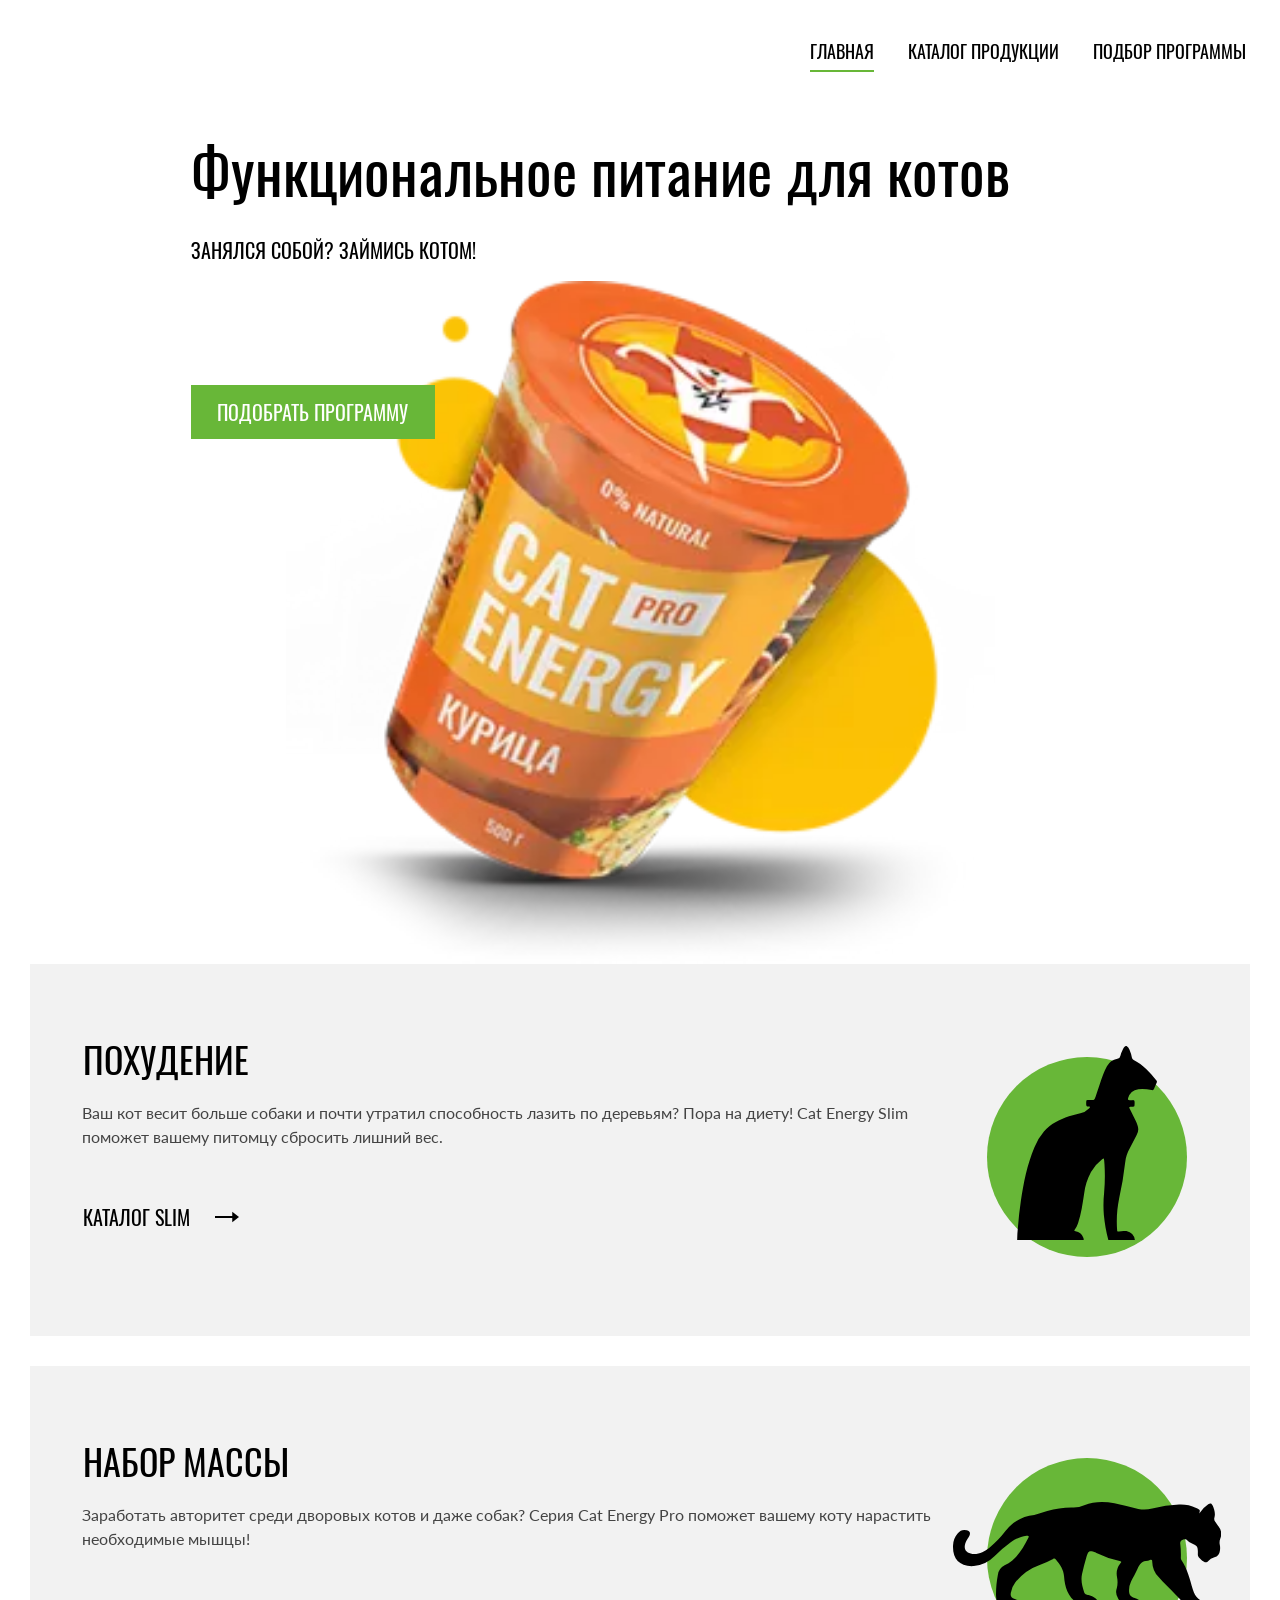
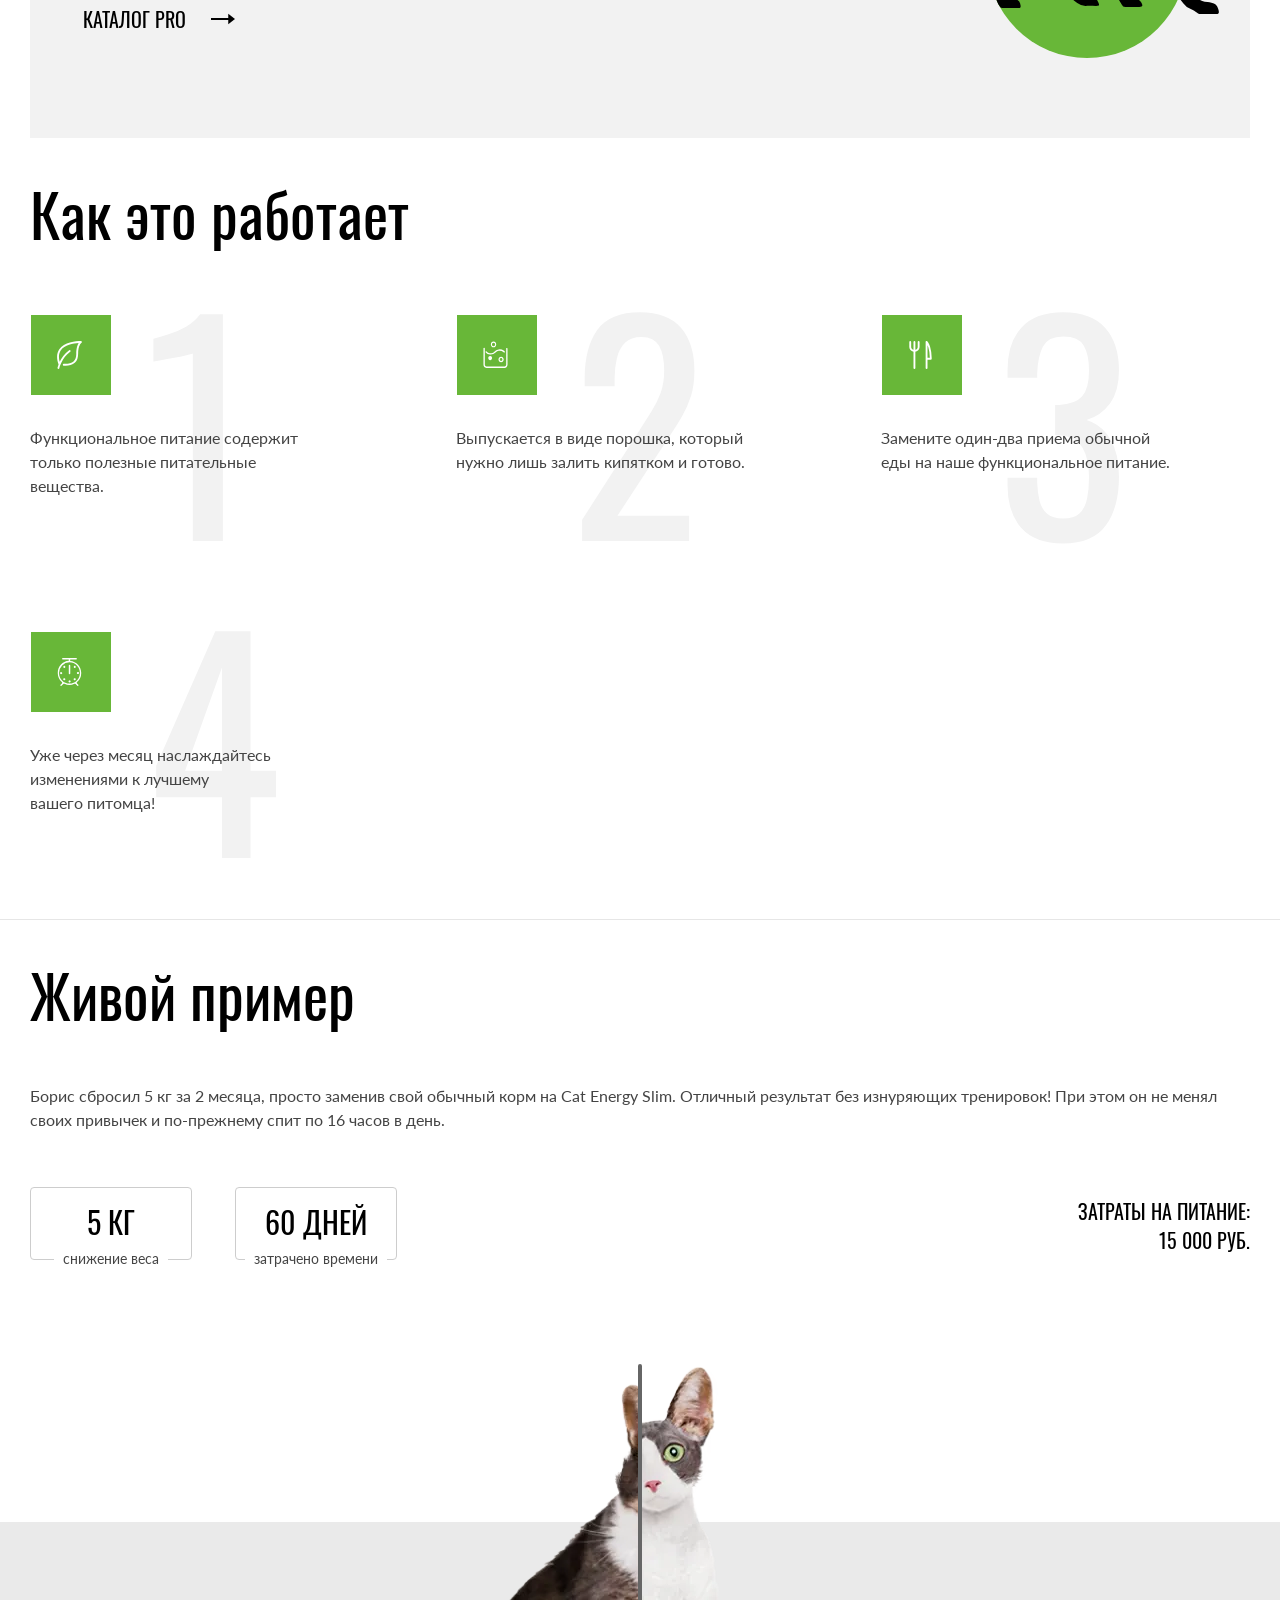
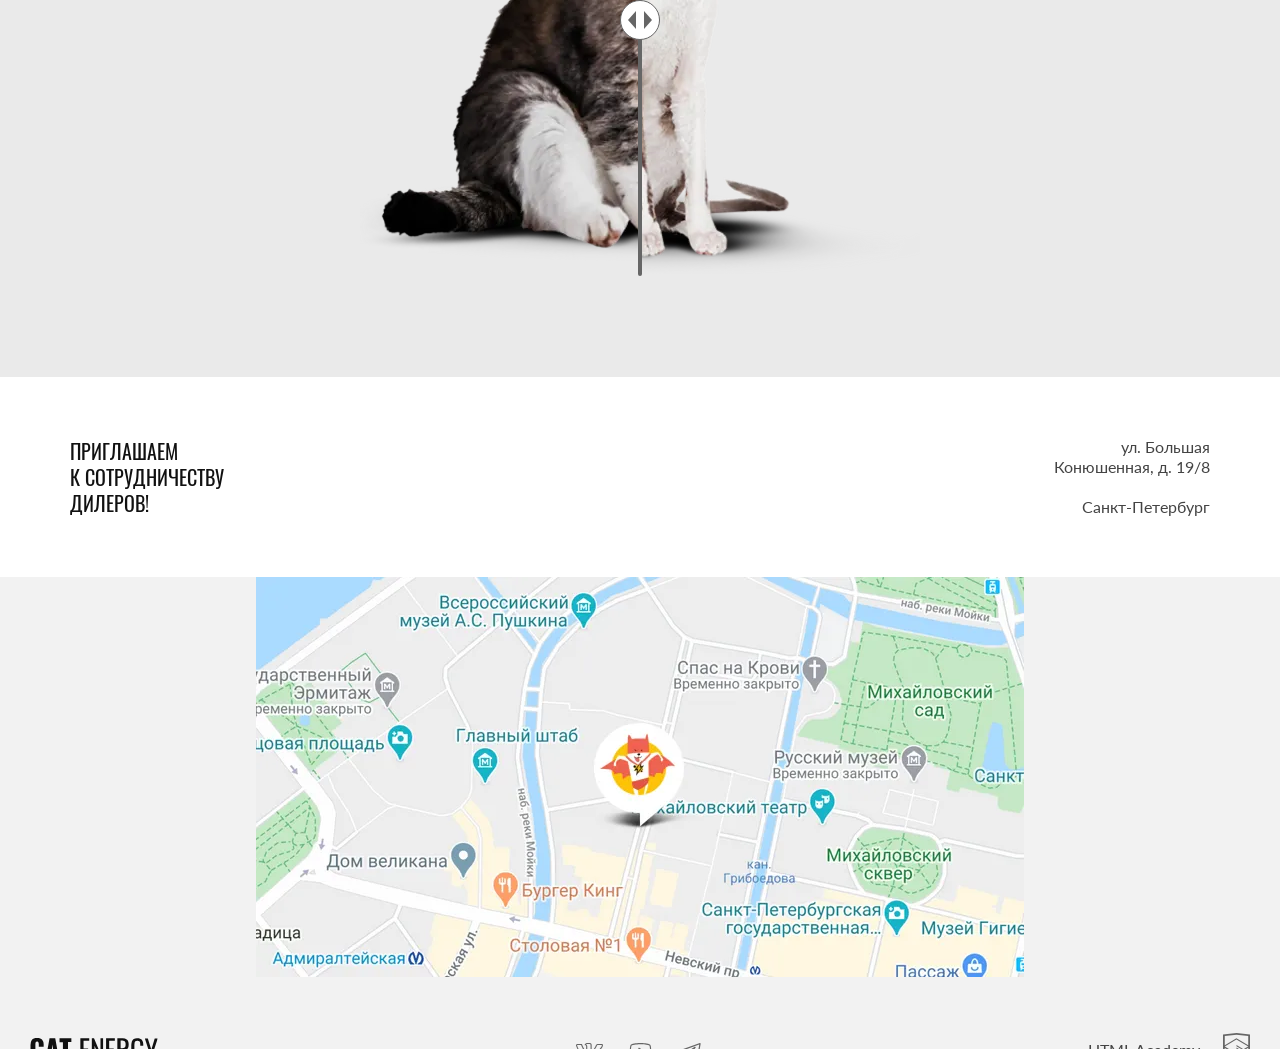
<file: index.html>
<!DOCTYPE html><html class="page" lang="ru"><head><meta charset="UTF-8"><title>Cat Energy</title><meta name="viewport" content="width=device-width,initial-scale=1"><meta name="description" content="Описание функционального питания для котов"><link rel="stylesheet" href="styles/styles.css"><script src="scripts/index.js" defer="defer"></script><link rel="icon" href="favicon.ico"><link rel="icon" type="image/png" sizes="16x16" href="favicons/favicon-16x16.png"><link rel="icon" type="image/png" sizes="32x32" href="favicons/favicon-32x32.png"><link rel="apple-touch-icon" sizes="180x180" href="favicons/apple-icon-180x180.png"><link rel="icon" sizes="192x192" href="favicons/android-icon-192x192.png"><link rel="manifest" href="manifest.webmanifest"><link rel="preload" href="fonts/oswald/oswaldregular.woff2" as="font" crossorigin="anonymous"><link rel="preload" href="fonts/lato/Lato-Regular.woff2" as="font" crossorigin="anonymous"><link rel="preload" href="images/hero/hero-mobile@1x.webp" as="image"><link rel="preload" href="images/backgrounds/background-hero-desktop@1x.webp" as="image"><link rel="preload" href="scripts/index.js" as="script"></head><body class="page__body page__body--index"><header class="main-header container" data-test="header"><a class="main-header__logo-link" href="index.html"><picture><source media="(min-width: 1440px)" width="70" height="59" type="image/svg+xml" srcset="images/logotype/logo-desktop.svg"><source media="(min-width: 768px)" width="60" height="50" type="image/svg+xml" srcset="images/logotype/logo-tablet.svg"><img class="main-header__logo" src="images/logotype/logo-mobile.svg" width="33" height="38" alt="Логотип сайта «Cat Energy»"></picture><picture><source media="(min-width: 1440px)" width="118" height="21" type="image/svg+xml" srcset="images/logotype/logo-text-desktop.svg"><source media="(min-width: 768px)" width="101" height="18" type="image/svg+xml" srcset="images/logotype/logo-text-tablet.svg"><img class="main-header__text-logo" src="images/logotype/logo-text-header-mobile.svg" width="101" height="18" alt="Текстовый логотип сайта «Cat Energy»"></picture></a><nav class="main-nav main-nav--closed main-nav--nojs"><button class="main-nav__toggle" type="button"><span class="visually-hidden">Открыть или закрыть меню</span></button><div class="main-nav__navigation navigation"><ul class="navigation__list"><li class="navigation__item"><a class="navigation__link navigation__link--index-desktop navigation__link--current navigation__link--index-current" href="index.html">Главная</a></li><li class="navigation__item"><a class="navigation__link navigation__link--index-desktop" href="catalog.html">Каталог продукции</a></li><li class="navigation__item"><a class="navigation__link navigation__link--index-desktop" href="#">Подбор программы</a></li></ul></div></nav></header><main class="main-container"><section class="hero container" data-test="hero"><div class="hero__container"><header class="hero__header"><h1 class="hero__title">Функциональное питание для котов</h1><p class="hero__slogan">Занялся собой? Займись котом!</p></header><picture><source media="(min-width: 1440px)" width="552" height="499" type="image/webp" srcset="images/hero/hero-desktop@1x.webp, images/hero/hero-desktop@2x.webp 2x"><source media="(min-width: 768px)" width="709" height="609" type="image/webp" srcset="images/hero/hero-tablet@1x.webp, images/hero/hero-tablet@2x.webp 2x"><source width="280" height="270" type="image/webp" srcset="images/hero/hero-mobile@1x.webp, images/hero/hero-mobile@2x.webp 2x"><source media="(min-width: 1440px)" width="552" height="499" type="image/png" srcset="images/hero/hero-desktop@1x.png, images/hero/hero-desktop@2x.png 2x"><source media="(min-width: 768px)" width="709" height="609" type="image/png" srcset="images/hero/hero-tablet@1x.png, images/hero/hero-tablet@2x.png 2x"><img class="hero__image" src="images/hero/hero-mobile@1x.png" srcset="images/hero/hero-mobile@2x.png 2x" width="280" height="270" loading="eager" alt="Функциональное питание «Про» со вкусом курицы"></picture><a class="hero__link button" href="#">Подобрать программу</a></div></section><section class="programs container" data-test="programs"><h2 class="visually-hidden">Программы питания</h2><div class="programs__container"><ul class="programs__list"><li class="programs__item programs__item--weight-loss"><h3 class="programs__title">Похудение</h3><p class="programs__description">Ваш кот весит больше собаки и почти утратил способность лазить по деревьям? Пора на диету! Cat Energy Slim поможет вашему питомцу сбросить лишний вес.</p><a class="programs__link" href="catalog.html">Каталог slim</a></li><li class="programs__item programs__item--weight-gain"><h3 class="programs__title">Набор массы</h3><p class="programs__description">Заработать авторитет среди дворовых котов и даже собак? Серия Cat Energy Pro поможет вашему коту нарастить необходимые мышцы!</p><a class="programs__link" href="catalog.html">Каталог pro</a></li></ul></div></section><section class="advantages container" data-test="features"><div class="advantages__container"><h2 class="advantages__title">Как это работает</h2><ul class="advantages__list"><li class="advantages__item advantages__item--nutrients"><p class="advantages__description">Функциональное питание содержит только полезные питательные вещества.</p></li><li class="advantages__item advantages__item--view"><p class="advantages__description">Выпускается в виде порошка, который нужно лишь залить кипятком и готово.</p></li><li class="advantages__item advantages__item--nutrition"><p class="advantages__description">Замените один-два приема обычной еды на наше функциональное питание.</p></li><li class="advantages__item advantages__item--time"><p class="advantages__description">Уже через месяц наслаждайтесь изменениями к&nbsp;лучшему вашего&nbsp;питомца!</p></li></ul></div></section><section class="living-example container" data-test="proof"><div class="living-example__container"><div class="living-example__wrapper"><header class="living-example__header"><h2 class="living-example__title">Живой пример</h2><p class="living-example__description">Борис сбросил 5 кг за 2 месяца, просто заменив свой обычный корм на Cat Energy Slim. Отличный результат без изнуряющих тренировок! При этом он не менял своих привычек и по-прежнему спит по 16 часов в день.</p></header><dl class="living-example__stats stats"><div class="stats__item"><dt class="stats__number">5 кг</dt><dd class="stats__description">снижение веса</dd></div><div class="stats__item"><dt class="stats__number">60 дней</dt><dd class="stats__description stats__description--time">затрачено времени</dd></div><div class="stats__item stats__item--expenses"><dt class="stats__number stats__number--expenses">15 000 руб.</dt><dd class="stats__description stats__description--expenses">Затраты на питание:</dd></div></dl></div><div class="living-example__result"><picture><source media="(min-width: 768px)" width="560" height="512" type="image/webp" srcset="images/sliders/cat-before-tablet-desktop@1x.webp, images/sliders/cat-before-tablet-desktop@2x.webp 2x"><source width="280" height="256" type="image/webp" srcset="images/sliders/cat-before-mobile@1x.webp, images/sliders/cat-before-mobile@2x.webp 2x"><source media="(min-width: 768px)" width="560" height="512" type="image/png" srcset="images/sliders/cat-before-tablet-desktop@1x.png, images/sliders/cat-before-tablet-desktop@2x.png 2x"><img class="living-example__result-image-before" src="images/sliders/cat-before-mobile@1x.png" srcset="images/sliders/cat-before-mobile@2x.png 2x" width="280" height="256" loading="lazy" alt="Изображение толстого кота"></picture><button class="living-example__result-slider" type="button"><span class="visually-hidden">Слайдер результата до и после</span></button><picture><source media="(min-width: 768px)" width="560" height="512" type="image/webp" srcset="images/sliders/cat-after-tablet-desktop@1x.webp, images/sliders/cat-after-tablet-desktop@2x.webp 2x"><source width="280" height="256" type="image/webp" srcset="images/sliders/cat-after-mobile@1x.webp, images/sliders/cat-after-mobile@2x.webp 2x"><source media="(min-width: 768px)" width="560" height="512" type="image/png" srcset="images/sliders/cat-after-tablet-desktop@1x.png, images/sliders/cat-after-tablet-desktop@2x.png 2x"><img class="living-example__result-image-after" src="images/sliders/cat-after-mobile@1x.png" srcset="images/sliders/cat-after-mobile@2x.png 2x" width="280" height="256" loading="lazy" alt="Изображение худого кота"></picture></div></div></section><section class="contacts" data-test="contacts"><div class="contacts__container"><div class="contacts__wrapper container"><h2 class="contacts__title">Приглашаем<br>к сотрудничеству<br>дилеров!</h2><div class="contacts__description-wrapper"><span class="contacts__description contacts__description-street">ул. Большая<br>Конюшенная, д. 19/8</span> <span class="contacts__description">Санкт-Петербург</span></div></div><div class="contacts__map"><span class="visually-hidden">Карта с расположением магазина «Cat Energy»</span><iframe src="https://www.google.com/maps/embed?pb=!1m18!1m12!1m3!1d420.15848538882386!2d30.32331828829156!3d59.9384169274726!2m3!1f0!2f0!3f0!3m2!1i1024!2i768!4f13.1!3m3!1m2!1s0x469631f6df7d3481%3A0xc0016be317f9a6fd!2sCat%20Energy!5e0!3m2!1sru!2sru!4v1716213298232!5m2!1sru!2sru" width="320" height="362" title="Карта с расположением магазина «Cat Energy»" allowfullscreen loading="lazy"></iframe></div></div></section></main><footer class="main-footer" data-test="footer"><div class="main-footer__container container"><section class="footer-logo"><h2 class="visually-hidden">Текстовый логотип сайта</h2><a class="footer-logo__logo" href="#"><img class="footer-logo__text-logo" src="images/logotype/logo-text-footer.svg" width="128" height="24" alt="Текстовый логотип сайта «Cat Energy»"></a></section><section class="footer-social"><h2 class="visually-hidden">Социальные сети</h2><ul class="footer-social__list"><li class="footer-social__item"><a class="footer-social__link footer-social__link--vkontakte" href="https://vk.com/htmlacademy" target="_blank" rel="noreferrer noopener"><span class="visually-hidden">Вконтакте</span></a></li><li class="footer-social__item"><a class="footer-social__link footer-social__link--youtube" href="https://www.youtube.com/user/htmlacademyru" target="_blank" rel="noreferrer noopener"><span class="visually-hidden">Ютуб</span></a></li><li class="footer-social__item"><a class="footer-social__link footer-social__link--telegram" href="https://t.me/htmlacademy" target="_blank" rel="noreferrer noopener"><span class="visually-hidden">Телеграмм</span></a></li></ul></section><section class="footer-copyright"><h2 class="visually-hidden">Сайт автора</h2><a class="footer-copyright__link" href="https://htmlacademy.ru/intensive/adaptive" target="_blank" rel="noreferrer noopener"><p class="footer-copyright__text">HTML Academy</p></a></section></div></footer></body></html>
</file>
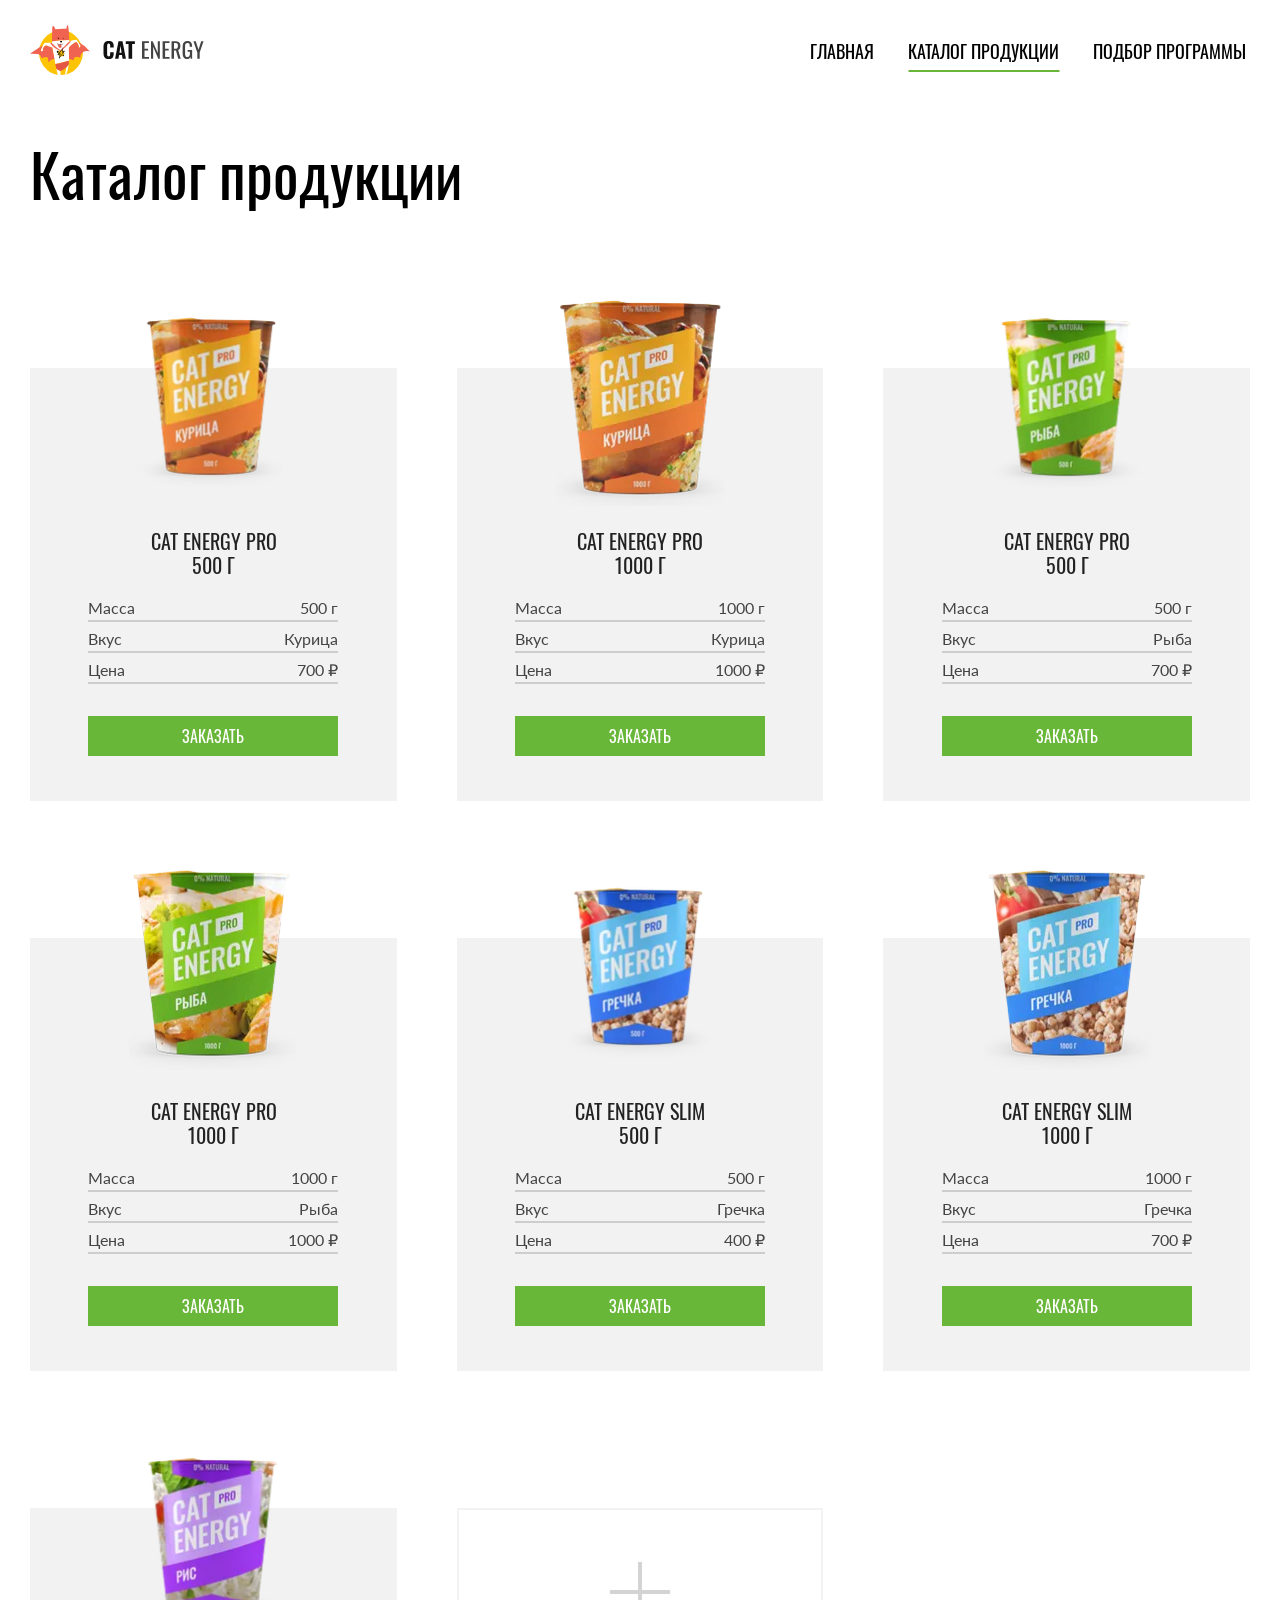
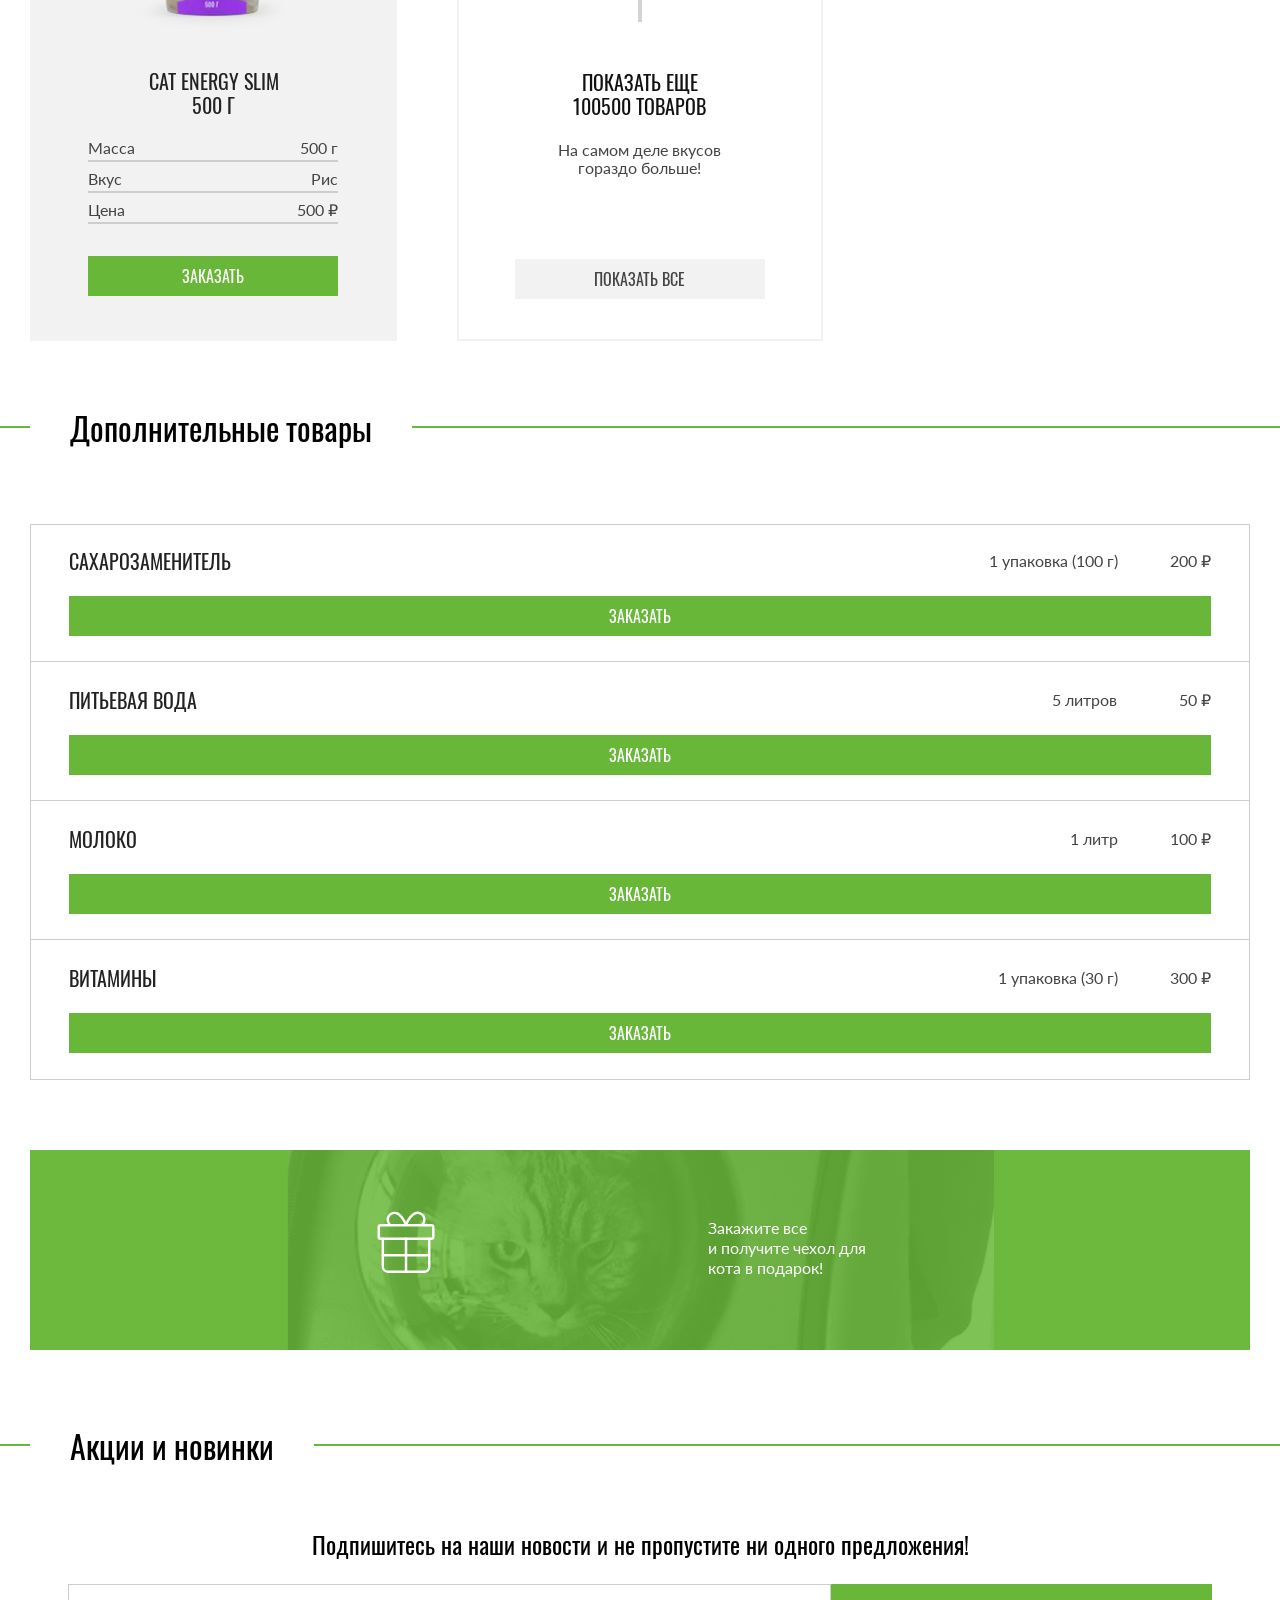
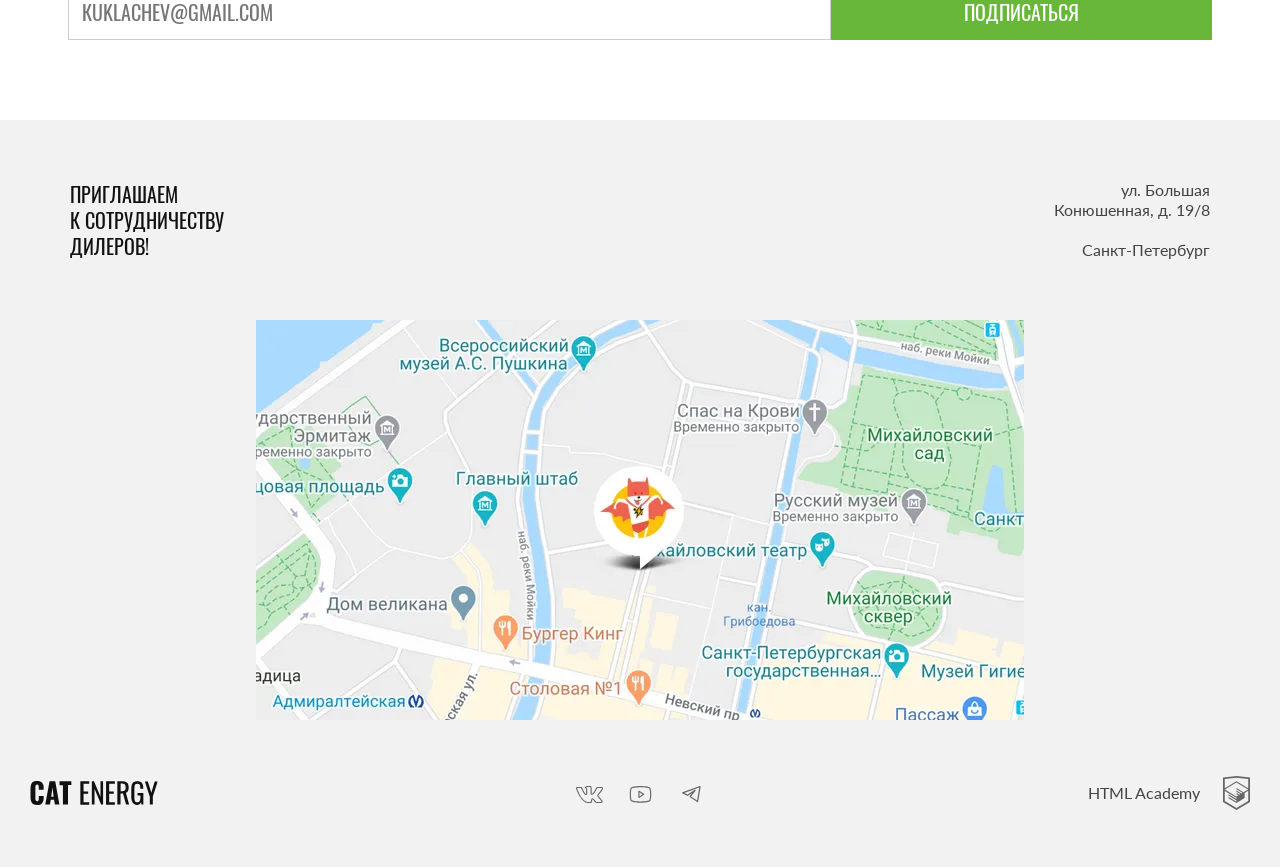
<file: catalog.html>
<!DOCTYPE html><html class="page" lang="ru"><head><meta charset="UTF-8"><title>Cat Energy - Каталог</title><meta name="viewport" content="width=device-width,initial-scale=1"><meta name="description" content="Каталог функционального питания для котов"><link rel="stylesheet" href="styles/styles.css"><script src="scripts/index.js" defer="defer"></script><link rel="icon" href="favicon.ico"><link rel="icon" type="image/png" sizes="16x16" href="favicons/favicon-16x16.png"><link rel="icon" type="image/png" sizes="32x32" href="favicons/favicon-32x32.png"><link rel="apple-touch-icon" sizes="180x180" href="favicons/apple-icon-180x180.png"><link rel="icon" sizes="192x192" href="favicons/android-icon-192x192.png"><link rel="manifest" href="manifest.webmanifest"><link rel="preload" href="fonts/oswald/oswaldregular.woff2" as="font" type="font/woff2" crossorigin="anonymous"><link rel="preload" href="fonts/lato/Lato-Regular.woff2" as="font" type="font/woff2" crossorigin="anonymous"><link rel="preload" href="scripts/index.js" as="script"></head><body class="page__body"><header class="main-header main-header--catalog container" data-test="header"><a class="main-header__logo-link" href="index.html"><picture><source media="(min-width: 1440px)" width="70" height="59" type="image/svg+xml" srcset="images/logotype/logo-desktop.svg"><source media="(min-width: 768px)" width="60" height="50" type="image/svg+xml" srcset="images/logotype/logo-tablet.svg"><img class="main-header__logo" src="images/logotype/logo-mobile.svg" width="33" height="38" alt="Логотип сайта «Cat Energy»"></picture><picture><source media="(min-width: 1440px)" width="118" height="21" type="image/svg+xml" srcset="images/logotype/logo-text-desktop.svg"><source media="(min-width: 768px)" width="101" height="18" type="image/svg+xml" srcset="images/logotype/logo-text-tablet.svg"><img class="main-header__text-logo" src="images/logotype/logo-text-header-mobile.svg" width="101" height="18" alt="Текстовый логотип сайта «Cat Energy»"></picture></a><nav class="main-nav main-nav--closed main-nav--nojs"><button class="main-nav__toggle" type="button"><span class="visually-hidden">Открыть или закрыть меню</span></button><div class="main-nav__navigation navigation"><ul class="navigation__list"><li class="navigation__item"><a class="navigation__link" href="index.html">Главная</a></li><li class="navigation__item"><a class="navigation__link navigation__link--current" href="catalog.html">Каталог продукции</a></li><li class="navigation__item"><a class="navigation__link" href="#">Подбор программы</a></li></ul></div></nav></header><main class="main-container"><section class="catalog container" data-test="catalog"><div class="catalog__container"><h1 class="catalog__title">Каталог продукции</h1><ul class="catalog__list"><li class="catalog__item"><div class="product-card"><a class="product-card__link product-card__link--small" href="#"><picture><source media="(min-width: 768px)" width="161" height="172" type="image/webp" srcset="images/catalog/catalog-chicken-500-tablet-desktop@1x.webp, images/catalog/catalog-chicken-500-tablet-desktop@2x.webp 2x"><source width="68" height="86" type="image/webp" srcset="images/catalog/catalog-chicken-500-mobile@1x.webp, images/catalog/catalog-chicken-500-mobile@2x.webp 2x"><source media="(min-width: 768px)" width="161" height="172" type="image/png" srcset="images/catalog/catalog-chicken-500-tablet-desktop@1x.png, images/catalog/catalog-chicken-500-tablet-desktop@2x.png 2x"><img class="product-card__image" src="images/catalog/catalog-chicken-500-mobile@1x.png" srcset="images/catalog/catalog-chicken-500-mobile@2x.png 2x" width="68" height="86" alt="Функциональное питание «Про» со вкусом курицы 500 грамм" loading="lazy"></picture></a></div><div class="catalog__characteristics characteristics"><a class="characteristics__title" href="#">Cat Energy PRO 500 г</a><div class="characteristics__container characteristics__container--weight"><span class="characteristics__name">Масса</span> <span class="characteristics__meaning">500 г</span></div><div class="characteristics__container characteristics__container--taste"><span class="characteristics__name">Вкус</span> <span class="characteristics__meaning">Курица</span></div><div class="characteristics__container characteristics__container--price"><span class="characteristics__name">Цена</span> <span class="characteristics__meaning">700 ₽</span></div></div><a class="catalog__link-button button" href="#">Заказать</a></li><li class="catalog__item"><div class="product-card"><a class="product-card__link product-card__link--big" href="#"><picture><source media="(min-width: 1440px)" width="172" height="196" type="image/webp" srcset="images/catalog/catalog-chicken-1000-desktop@1x.webp, images/catalog/catalog-chicken-1000-desktop@2x.webp 2x"><source media="(min-width: 768px)" width="168" height="206" type="image/webp" srcset="images/catalog/catalog-chicken-1000-tablet@1x.webp, images/catalog/catalog-chicken-1000-tablet@2x.webp 2x"><source width="84" height="100" type="image/webp" srcset="images/catalog/catalog-chicken-1000-mobile@1x.webp, images/catalog/catalog-chicken-1000-mobile@2x.webp 2x"><source media="(min-width: 1440px)" width="172" height="196" type="image/png" srcset="images/catalog/catalog-chicken-1000-desktop@1x.png, images/catalog/catalog-chicken-1000-desktop@2x.png 2x"><source media="(min-width: 768px)" width="168" height="206" type="image/png" srcset="images/catalog/catalog-chicken-1000-tablet@1x.png, images/catalog/catalog-chicken-1000-tablet@2x.png 2x"><img class="product-card__image" src="images/catalog/catalog-chicken-1000-mobile@1x.png" srcset="images/catalog/catalog-chicken-1000-mobile@2x.png 2x" width="84" height="100" alt="Функциональное питание «Про» со вкусом курицы 1000 грамм" loading="lazy"></picture></a></div><div class="catalog__characteristics characteristics"><a class="characteristics__title" href="#">Cat Energy PRO 1000 г</a><div class="characteristics__container characteristics__container--weight"><span class="characteristics__name">Масса</span> <span class="characteristics__meaning">1000 г</span></div><div class="characteristics__container characteristics__container--taste"><span class="characteristics__name">Вкус</span> <span class="characteristics__meaning">Курица</span></div><div class="characteristics__container characteristics__container--price"><span class="characteristics__name">Цена</span> <span class="characteristics__meaning">1000 ₽</span></div></div><a class="catalog__link-button button" href="#">Заказать</a></li><li class="catalog__item"><div class="product-card"><a class="product-card__link product-card__link--small" href="#"><picture><source media="(min-width: 768px)" width="163" height="174" type="image/webp" srcset="images/catalog/catalog-fish-500-tablet-desktop@1x.webp, images/catalog/catalog-fish-500-tablet-desktop@2x.webp 2x"><source width="68" height="78" type="image/webp" srcset="images/catalog/catalog-fish-500-mobile@1x.webp, images/catalog/catalog-fish-500-mobile@2x.webp 2x"><source media="(min-width: 768px)" width="163" height="174" type="image/png" srcset="images/catalog/catalog-fish-500-tablet-desktop@1x.png, images/catalog/catalog-fish-500-tablet-desktop@2x.png 2x"><img class="product-card__image" src="images/catalog/catalog-fish-500-mobile@1x.png" srcset="images/catalog/catalog-fish-500-mobile@2x.png 2x" width="68" height="78" alt="Функциональное питание «Про» со вкусом рыбы 500 грамм" loading="lazy"></picture></a></div><div class="catalog__characteristics characteristics"><a class="characteristics__title" href="#">Cat Energy PRO 500 г</a><div class="characteristics__container characteristics__container--weight"><span class="characteristics__name">Масса</span> <span class="characteristics__meaning">500 г</span></div><div class="characteristics__container characteristics__container--taste"><span class="characteristics__name">Вкус</span> <span class="characteristics__meaning">Рыба</span></div><div class="characteristics__container characteristics__container--price"><span class="characteristics__name">Цена</span> <span class="characteristics__meaning">700 ₽</span></div></div><a class="catalog__link-button button" href="#">Заказать</a></li><li class="catalog__item"><div class="product-card"><a class="product-card__link product-card__link--big" href="#"><picture><source media="(min-width: 1440px)" width="172" height="196" type="image/webp" srcset="images/catalog/catalog-fish-1000-desktop@1x.webp, images/catalog/catalog-fish-1000-desktop@2x.webp 2x"><source media="(min-width: 768px)" width="168" height="200" type="image/webp" srcset="images/catalog/catalog-fish-1000-tablet@1x.webp, images/catalog/catalog-fish-1000-tablet@2x.webp 2x"><source width="84" height="100" type="image/webp" srcset="images/catalog/catalog-fish-1000-mobile@1x.webp, images/catalog/catalog-fish-1000-mobile@2x.webp 2x"><source media="(min-width: 1440px)" width="172" height="196" type="image/png" srcset="images/catalog/catalog-fish-1000-desktop@1x.png, images/catalog/catalog-fish-1000-desktop@2x.png 2x"><source media="(min-width: 768px)" width="168" height="200" type="image/png" srcset="images/catalog/catalog-fish-1000-tablet@1x.png, images/catalog/catalog-fish-1000-tablet@2x.png 2x"><img class="product-card__image" src="images/catalog/catalog-fish-1000-mobile@1x.png" srcset="images/catalog/catalog-fish-1000-mobile@2x.png 2x" width="84" height="100" alt="Функциональное питание «Про» со вкусом рыбы 1000 грамм" loading="lazy"></picture></a></div><div class="catalog__characteristics characteristics"><a class="characteristics__title" href="#">Cat Energy PRO 1000 г</a><div class="characteristics__container characteristics__container--weight"><span class="characteristics__name">Масса</span> <span class="characteristics__meaning">1000 г</span></div><div class="characteristics__container characteristics__container--taste"><span class="characteristics__name">Вкус</span> <span class="characteristics__meaning">Рыба</span></div><div class="characteristics__container characteristics__container--price"><span class="characteristics__name">Цена</span> <span class="characteristics__meaning">1000 ₽</span></div></div><a class="catalog__link-button button" href="#">Заказать</a></li><li class="catalog__item"><div class="product-card"><a class="product-card__link product-card__link--small" href="#"><picture><source media="(min-width: 768px)" width="161" height="171" type="image/webp" srcset="images/catalog/catalog-buckwheat-500-tablet-desktop@1x.webp, images/catalog/catalog-buckwheat-500-tablet-desktop@2x.webp 2x"><source width="68" height="78" type="image/webp" srcset="images/catalog/catalog-buckwheat-500-mobile@1x.webp, images/catalog/catalog-buckwheat-500-mobile@2x.webp 2x"><source media="(min-width: 768px)" width="161" height="171" type="image/png" srcset="images/catalog/catalog-buckwheat-500-tablet-desktop@1x.png, images/catalog/catalog-buckwheat-500-tablet-desktop@2x.png 2x"><img class="product-card__image" src="images/catalog/catalog-buckwheat-500-mobile@1x.png" srcset="images/catalog/catalog-buckwheat-500-mobile@2x.png 2x" width="68" height="78" alt="Функциональное питание «Про» со вкусом гречки 500 грамм" loading="lazy"></picture></a></div><div class="catalog__characteristics characteristics"><a class="characteristics__title" href="#">Cat Energy SLIM 500 г</a><div class="characteristics__container characteristics__container--weight"><span class="characteristics__name">Масса</span> <span class="characteristics__meaning">500 г</span></div><div class="characteristics__container characteristics__container--taste"><span class="characteristics__name">Вкус</span> <span class="characteristics__meaning">Гречка</span></div><div class="characteristics__container characteristics__container--price"><span class="characteristics__name">Цена</span> <span class="characteristics__meaning">400 ₽</span></div></div><a class="catalog__link-button button" href="#">Заказать</a></li><li class="catalog__item"><div class="product-card"><a class="product-card__link product-card__link--big" href="#"><picture><source media="(min-width: 1440px)" width="172" height="196" type="image/webp" srcset="images/catalog/catalog-buckwheat-1000-desktop@1x.webp, images/catalog/catalog-buckwheat-1000-desktop@2x.webp 2x"><source media="(min-width: 768px)" width="168" height="200" type="image/webp" srcset="images/catalog/catalog-buckwheat-1000-tablet@1x.webp, images/catalog/catalog-buckwheat-1000-tablet@2x.webp 2x"><source width="84" height="100" type="image/webp" srcset="images/catalog/catalog-buckwheat-1000-mobile@1x.webp, images/catalog/catalog-buckwheat-1000-mobile@2x.webp 2x"><source media="(min-width: 1440px)" width="172" height="196" type="image/png" srcset="images/catalog/catalog-buckwheat-1000-desktop@1x.png, images/catalog/catalog-buckwheat-1000-desktop@2x.png 2x"><source media="(min-width: 768px)" width="168" height="200" type="image/png" srcset="images/catalog/catalog-buckwheat-1000-tablet@1x.png, images/catalog/catalog-buckwheat-1000-tablet@2x.png 2x"><img class="product-card__image" src="images/catalog/catalog-buckwheat-1000-mobile@1x.png" srcset="images/catalog/catalog-buckwheat-1000-mobile@2x.png 2x" width="84" height="100" alt="Функциональное питание «Про» со вкусом гречки 1000 грамм" loading="lazy"></picture></a></div><div class="catalog__characteristics characteristics"><a class="characteristics__title" href="#">Cat Energy SLIM 1000 г</a><div class="characteristics__container characteristics__container--weight"><span class="characteristics__name">Масса</span> <span class="characteristics__meaning">1000 г</span></div><div class="characteristics__container characteristics__container--taste"><span class="characteristics__name">Вкус</span> <span class="characteristics__meaning">Гречка</span></div><div class="characteristics__container characteristics__container--price"><span class="characteristics__name">Цена</span> <span class="characteristics__meaning">700 ₽</span></div></div><a class="catalog__link-button button" href="#">Заказать</a></li><li class="catalog__item"><div class="product-card"><a class="product-card__link product-card__link--small" href="#"><picture><source media="(min-width: 768px)" width="163" height="174" type="image/webp" srcset="images/catalog/catalog-rice-500-tablet-desktop@1x.webp, images/catalog/catalog-rice-500-tablet-desktop@2x.webp 2x"><source width="68" height="86" type="image/webp" srcset="images/catalog/catalog-rice-500-mobile@1x.webp, images/catalog/catalog-rice-500-mobile@2x.webp 2x"><source media="(min-width: 768px)" width="163" height="174" type="image/png" srcset="images/catalog/catalog-rice-500-tablet-desktop@1x.png, images/catalog/catalog-rice-500-tablet-desktop@2x.png 2x"><img class="product-card__image" src="images/catalog/catalog-rice-500-mobile@1x.png" srcset="images/catalog/catalog-rice-500-mobile@2x.png 2x" width="68" height="86" alt="Функциональное питание «Про» со вкусом риса 500 грамм" loading="lazy"></picture></a></div><div class="catalog__characteristics characteristics"><a class="characteristics__title" href="#">Cat Energy SLIM 500 г</a><div class="characteristics__container characteristics__container--weight"><span class="characteristics__name">Масса</span> <span class="characteristics__meaning">500 г</span></div><div class="characteristics__container characteristics__container--taste"><span class="characteristics__name">Вкус</span> <span class="characteristics__meaning">Рис</span></div><div class="characteristics__container characteristics__container--price"><span class="characteristics__name">Цена</span> <span class="characteristics__meaning">500 ₽</span></div></div><a class="catalog__link-button button" href="#">Заказать</a></li><li class="catalog__item catalog__item--more"><div class="product-card"><div class="product-card__container"><h2 class="product-card__title product-card__title--more">Показать еще 100500 товаров</h2><p class="product-card__description">На самом деле вкусов гораздо больше!</p></div><a class="product-card__link-button button" href="#">Показать все</a></div></li></ul></div></section><section class="additional-products container" data-test="additional"><div class="additional-products__container"><h2 class="additional-products__title">Дополнительные товары</h2><div class="additional-products__wrapper"><ul class="additional-products__list"><li class="additional-products__item"><h3 class="additional-products__name">Сахарозаменитель</h3><div class="additional-products__characteristics"><span class="additional-products__description">1 упаковка (100 г)</span> <span class="additional-products__price">200 ₽</span></div><a class="additional-products__link-button button" href="#">Заказать</a></li><li class="additional-products__item"><h3 class="additional-products__name">Питьевая вода</h3><div class="additional-products__characteristics"><span class="additional-products__description">5 литров</span> <span class="additional-products__price additional-products__price--fifty">50 ₽</span></div><a class="additional-products__link-button button" href="#">Заказать</a></li><li class="additional-products__item"><h3 class="additional-products__name">Молоко</h3><div class="additional-products__characteristics"><span class="additional-products__description">1 литр</span> <span class="additional-products__price">100 ₽</span></div><a class="additional-products__link-button button" href="#">Заказать</a></li><li class="additional-products__item additional-products__item--last"><h3 class="additional-products__name">Витамины</h3><div class="additional-products__characteristics"><span class="additional-products__description">1 упаковка (30 г)</span> <span class="additional-products__price">300 ₽</span></div><a class="additional-products__link-button button" href="#">Заказать</a></li></ul><div class="present"><div class="present__container"><span class="present__description">Закажите все<br>и получите чехол для<br>кота в подарок!</span></div></div></div></div></section><section class="subscription container" data-test="subscription"><div class="subscription__container"><h2 class="subscription__title">Акции и новинки</h2><p class="subscription__description">Подпишитесь на наши новости и не пропустите ни одного предложения!</p><form class="subscription__form" action="https://echo.htmlacademy.ru/" method="post"><label class="visually-hidden" for="user-email">кuklachev@gmail.com</label> <input class="subscription__input" type="email" name="e-mail" id="user-email" placeholder="кuklachev@gmail.com" required> <button class="subscription__button button" type="submit">Подписаться</button></form></div></section><section class="contacts contacts--catalog" data-test="contacts"><div class="contacts__container"><div class="contacts__wrapper container"><h2 class="contacts__title">Приглашаем<br>к сотрудничеству<br>дилеров!</h2><div class="contacts__description-wrapper"><span class="contacts__description contacts__description-street">ул. Большая<br>Конюшенная, д. 19/8</span> <span class="contacts__description">Санкт-Петербург</span></div></div><div class="contacts__map"><span class="visually-hidden">Карта с расположением магазина «Cat Energy»</span><iframe src="https://www.google.com/maps/embed?pb=!1m18!1m12!1m3!1d420.15848538882386!2d30.32331828829156!3d59.9384169274726!2m3!1f0!2f0!3f0!3m2!1i1024!2i768!4f13.1!3m3!1m2!1s0x469631f6df7d3481%3A0xc0016be317f9a6fd!2sCat%20Energy!5e0!3m2!1sru!2sru!4v1716213298232!5m2!1sru!2sru" width="320" height="362" title="Карта с расположением магазина «Cat Energy»" allowfullscreen loading="lazy"></iframe></div></div></section></main><footer class="main-footer" data-test="footer"><div class="main-footer__container container"><section class="footer-logo"><h2 class="visually-hidden">Текстовый логотип сайта</h2><a class="footer-logo__logo" href="#"><img class="footer-logo__text-logo" src="images/logotype/logo-text-footer.svg" width="128" height="24" alt="Текстовый логотип сайта «Cat Energy»"></a></section><section class="footer-social"><h2 class="visually-hidden">Социальные сети</h2><ul class="footer-social__list"><li class="footer-social__item"><a class="footer-social__link footer-social__link--vkontakte" href="https://vk.com/htmlacademy" target="_blank" rel="noreferrer noopener"><span class="visually-hidden">Вконтакте</span></a></li><li class="footer-social__item"><a class="footer-social__link footer-social__link--youtube" href="https://www.youtube.com/user/htmlacademyru" target="_blank" rel="noreferrer noopener"><span class="visually-hidden">Ютуб</span></a></li><li class="footer-social__item"><a class="footer-social__link footer-social__link--telegram" href="https://t.me/htmlacademy" target="_blank" rel="noreferrer noopener"><span class="visually-hidden">Телеграмм</span></a></li></ul></section><section class="footer-copyright"><h2 class="visually-hidden">Сайт автора</h2><a class="footer-copyright__link" href="https://htmlacademy.ru/intensive/adaptive"><p class="footer-copyright__text">HTML Academy</p></a></section></div></footer></body></html>
</file>
<file: styles/styles.css>
@font-face{font-family:Oswald;font-weight:400;font-style:normal;src:url(../fonts/oswald/oswaldregular.woff2)format("woff2");font-display:swap}@font-face{font-family:Lato;font-weight:400;font-style:normal;src:url(../fonts/lato/Lato-Regular.woff2)format("woff2");font-display:swap}*,:before,:after{box-sizing:border-box}img{object-fit:contain;max-width:100%;height:auto}.visually-hidden{clip:rect(0 0 0 0);border:0;width:1px;height:1px;margin:-1px;padding:0;position:absolute;overflow:hidden}html{height:100%}body{color:#444;background-color:#fff;height:100%;margin:0;font-family:Oswald,sans-serif;font-size:14px;font-weight:400;line-height:18px}.button{text-transform:uppercase;color:#fff;text-align:center;cursor:pointer;background-color:#68b738;border:none;font-family:Oswald,sans-serif;font-size:16px;line-height:20px;text-decoration:none;display:block}.button:hover{background-color:#5eaa2f}.button:active{color:#ffffff4d;background-color:#5eaa2f}.page__body{flex-direction:column;min-height:100%;display:flex;position:relative}@media (width>=1440px){.page__body--index:before{content:"";z-index:-1;background-color:#525359;background-image:-webkit-image-set(url(../images/backgrounds/background-hero-desktop@1x.webp) 1x type("image/webp"),url(../images/backgrounds/background-hero-desktop@2x.webp) 2x type("image/webp"),url(../images/backgrounds/background-hero-desktop@1x.png) 1x type("image/png"),url(../images/backgrounds/background-hero-desktop@2x.png) 2x type("image/png"));background-image:image-set("../images/backgrounds/background-hero-desktop@1x.webp" 1x type("image/webp"),"../images/backgrounds/background-hero-desktop@2x.webp" 2x type("image/webp"),"../images/backgrounds/background-hero-desktop@1x.png" 1x type("image/png"),"../images/backgrounds/background-hero-desktop@2x.png" 2x type("image/png"));background-position:0;background-repeat:no-repeat;background-size:auto;width:50%;height:694px;position:absolute;top:0;right:0}.page__body--index:after{content:"";z-index:-1;background-image:linear-gradient(90deg,#68b738d9 100%,#525359 50%);width:50%;height:694px;position:absolute;right:0}}.container{padding:0 20px}@media (width>=768px){.container{padding:0 30px}}@media (width>=1440px){.container{padding:0 110px}}.main-container{flex-grow:1}@media (width<=767px){.main-header{padding:0;position:relative}.main-header:after{content:"";border-bottom:1px solid #d9d9d9;width:100vw;position:absolute}}.main-header__logo-link{flex-flow:wrap;justify-content:flex-start;align-items:center;gap:56px;width:260px;padding:13px 20px 12px;text-decoration:none;display:flex}.main-header__logo-link:hover{opacity:.8}.main-header__logo-link:active{opacity:.6}@media (width>=768px){.main-header{text-align:center;flex-flow:wrap;justify-content:space-between;padding:0;display:flex}.main-header__logo-link{gap:13px;margin:0;padding:25px 30px 0}}@media (width>=1440px){.main-header{grid-template-columns:1fr 1fr;grid-auto-flow:column;width:1440px;margin:0 auto;padding:30px;display:grid}.main-header--catalog{grid-auto-flow:row}.main-header__logo-link{gap:14px;width:400px;margin:0;padding:25px 55px 29px 80px}}@media (width<=767px){.main-nav{background-color:#fff;width:auto;position:relative}.main-nav--closed .main-nav__toggle{z-index:2;cursor:pointer;background-color:#fff;background-image:url(../icons/stack.svg#open-navigation);background-repeat:no-repeat;border:none;width:24px;height:24px;display:block;position:absolute;top:-45px;right:20px}.main-nav--closed .main-nav__toggle:hover{opacity:.6}.main-nav--closed .main-nav__toggle:active{opacity:.3}.main-nav--closed .navigation__item{display:none}.main-nav--opened .main-nav__navigation{z-index:1;background-color:#fff;width:100%;position:absolute}.main-nav--opened .main-nav__toggle{z-index:2;cursor:pointer;background-color:#fff;background-image:url(../icons/stack.svg#close-navigation);background-repeat:no-repeat;border:none;width:18px;height:18px;display:block;position:absolute;top:-45px;right:20px}.main-nav--opened .main-nav__toggle:hover{opacity:.6}.main-nav--opened .main-nav__toggle:active{opacity:.3}.main-nav--nojs .main-nav__toggle{display:none}.main-nav--nojs .main-nav__navigation{min-height:0;position:static}.main-nav--nojs .navigation__item{display:block}}@media (width>=768px){.main-nav__toggle{display:none}}.navigation__list{flex-flow:column wrap;align-items:center;margin:0;padding:0;list-style:none;display:flex}.navigation__item{text-align:center;border-top:1px solid #e6e6e6;width:100%}.navigation__link{text-transform:uppercase;color:#000;padding-top:22px;padding-bottom:24px;font-size:20px;line-height:20px;text-decoration:none;display:block}.navigation__link:hover,.navigation__link:focus{opacity:.6}.navigation__link:active{opacity:.3}@media (width>=768px){.navigation__list{flex-flow:wrap;padding-right:17px}.navigation__item{border:none;width:auto;min-height:36px;padding:0;position:relative}.navigation__link--current{position:relative}.navigation__link--current:after{content:"";border-bottom:2px solid #68b738;width:calc(100% - 34px);position:absolute;bottom:1px;left:50%;transform:translate(-50%)}.navigation__link{padding:39px 17px 10px;font-size:18px;line-height:24px}}@media (width>=1440px){.navigation__list{justify-content:flex-end;width:100%;padding-right:64px}.navigation__link--index-current:after{content:"";border-bottom:2px solid #fff;width:calc(100% - 32px);position:absolute;bottom:2px;left:50%;transform:translate(-50%)}.navigation__link{padding:41px 16px 9px;font-size:20px;line-height:30px}.navigation__link--index-desktop{color:#fff}}.hero{text-align:center;flex-direction:column;align-items:center;width:100%;padding:0;display:flex;position:relative}.hero:before{content:"";z-index:-1;background-color:#525359;background-image:-webkit-linear-gradient(#68b738d9 100%,#68b738 100%),-webkit-image-set(url(../images/backgrounds/background-hero-mobile@1x.webp) 1x type("image/webp"),url(../images/backgrounds/background-hero-mobile@2x.webp) 2x type("image/webp"),url(../images/backgrounds/background-hero-mobile@1x.png) 1x type("image/png"),url(../images/backgrounds/background-hero-mobile@2x.png) 2x type("image/png"));background-image:linear-gradient(#68b738d9 100%,#68b738 100%),image-set("../images/backgrounds/background-hero-mobile@1x.webp" 1x type("image/webp"),"../images/backgrounds/background-hero-mobile@2x.webp" 2x type("image/webp"),"../images/backgrounds/background-hero-mobile@1x.png" 1x type("image/png"),"../images/backgrounds/background-hero-mobile@2x.png" 2x type("image/png"));background-position:top;background-repeat:no-repeat;background-size:contain;width:100%;height:calc(100% - 178px);position:absolute}.hero__container picture{display:contents}.hero__image{margin:0 auto;display:block;position:relative}.hero__header{padding:27px 35px 31px}.hero__title{text-align:center;color:#fff;margin:0 0 25px;font-size:36px;font-weight:400;line-height:36px}.hero__slogan{text-transform:uppercase;text-align:center;color:#fff;margin:0;font-size:14px;line-height:14px}.hero__link{margin:0 20px;padding:10px 39px}@media (width>=768px){.hero{background-image:none}.hero__container picture{display:contents}.hero:before{display:none}.hero__container{background-image:none;padding:0}.hero__header{padding:62px 200px 21px 120px}.hero__title{text-align:left;color:#000;margin-bottom:40px;font-size:60px;line-height:60px}.hero__slogan{text-align:left;color:#000;font-size:20px;line-height:20px}.hero__image{margin-block-end:-55px}.hero__link{width:244px;margin:0;padding:14px 26px;font-size:20px;line-height:26px;position:relative;bottom:525px;left:120px}}@media (width>=1440px){.hero__container{background:0 0;width:1440px;margin:0 auto;padding-left:190px}.hero__image{margin-block-end:-262px;top:-261px;left:18px}.hero__header{width:450px;padding:48px 0 0}.hero__link{bottom:185px;left:0}}.programs__container{padding-top:21px}.programs__list{margin:0;padding:0;list-style:none}.programs__item{background-color:#f2f2f2;min-height:266px;margin-bottom:20px;position:relative}.programs__item--weight-loss:before{content:"";background-color:#68b738;border-radius:50%;width:50px;height:50px;position:absolute;top:23px;left:20px}.programs__item--weight-loss:after{content:"";background-image:url(../icons/stack.svg#cat-slim);width:36px;height:50px;position:absolute;top:20px;left:27px}.programs__item--weight-gain:before{content:"";background-color:#68b738;border-radius:50%;width:50px;height:50px;position:absolute;top:23px;left:21px}.programs__item--weight-gain:after{content:"";background-image:url(../icons/stack.svg#cat-pro);width:67px;height:28px;position:absolute;top:34px;left:12px}.programs__title{color:#000;text-transform:uppercase;margin:0;padding-top:30px;padding-left:90px;font-size:24px;font-weight:400;line-height:37px}.programs__description{border-bottom:1px solid #d9d9d9;margin:0 20px;padding:29px 0 21px;font-family:Lato,sans-serif}.programs__link{text-transform:uppercase;text-align:center;color:#000;padding:19px 47px 20px 21px;font-size:16px;line-height:16px;text-decoration:none;display:inline-block;position:relative}.programs__link:after{content:"";background-image:url(../icons/stack.svg#icon-arrow-long);background-position:-8px;background-repeat:no-repeat;width:32px;height:12px;transition:background-position .3s;position:absolute;bottom:22px;right:0}.programs__link:hover:after,.programs__link:focus:after{background-position:0}.programs__link:active{opacity:.3}@media (width>=768px){.programs__container{padding-top:0}.programs__item{min-height:372px;margin-bottom:30px}.programs__item--weight-loss:before{width:200px;height:200px;top:93px;left:auto;right:63px}.programs__item--weight-loss:after{width:140px;height:194px;top:82px;left:auto;right:93px}.programs__item--weight-gain:before{width:200px;height:200px;top:92px;left:auto;right:63px}.programs__item--weight-gain:after{width:268px;height:112px;top:136px;left:auto;right:29px}.programs__title{padding:77px 228px 24px 53px;font-size:36px;line-height:36px}.programs__description{border:none;margin:0;padding:0 316px 48px 52px;font-size:16px;line-height:24px}.programs__link{padding:5px 20px 53px 53px;font-size:20px;line-height:30px}.programs__link:after{bottom:62px;right:-37px}}@media (width>=1440px){.programs__container{width:1220px;margin:0 auto;padding-top:82px}.programs__list{grid-template-columns:1fr 1fr;column-gap:80px;display:grid}.programs__item{min-height:374px;margin-bottom:59px}.programs__item--weight-loss:before{width:100px;height:100px;top:46px;left:52px}.programs__item--weight-loss:after{width:70px;height:97px;top:40px;left:67px}.programs__item--weight-gain:before{width:100px;height:100px;top:46px;left:52px}.programs__item--weight-gain:after{width:134px;height:56px;top:66px;left:33px}.programs__title{margin-bottom:73px;padding:76px 0 0 214px}.programs__description{padding:0 61px 23px 52px}.programs__link:after{bottom:63px}}.advantages__container{padding-bottom:28px}.advantages__title{text-align:left;color:#000;margin:0 0 40px;font-size:36px;font-weight:400;line-height:40px}.advantages__list{margin:0;padding:0;list-style:none}.advantages__item{min-height:60px;margin-bottom:20px;position:relative}.advantages__item:before{content:"";background-color:#68b738;width:60px;height:60px;position:absolute;top:0;left:0}.advantages__item--nutrients:after{content:"";background-image:url(../icons/stack.svg#icon-leaf);background-repeat:no-repeat;width:25px;height:28px;display:block;position:absolute;top:16px;left:18px}.advantages__item--view:after{content:"";background-image:url(../icons/stack.svg#icon-glass-of-water);background-repeat:no-repeat;width:25px;height:28px;display:block;position:absolute;top:16px;left:18px}.advantages__item--nutrition:after{content:"";background-image:url(../icons/stack.svg#icon-eat);background-repeat:no-repeat;width:25px;height:28px;display:block;position:absolute;top:16px;left:18px}.advantages__item--time:after{content:"";background-image:url(../icons/stack.svg#icon-alarm);background-repeat:no-repeat;width:25px;height:28px;display:block;position:absolute;top:16px;left:18px}.advantages__description{margin:0 0 20px 80px;font-family:Lato,sans-serif}@media (width>=768px){.advantages__container{padding-top:15px;padding-bottom:47px}.advantages__title{margin-bottom:32px;font-size:60px;line-height:60px}.advantages__list{grid-gap:37px 130px;counter-reset:section;grid-template-columns:repeat(auto-fill,minmax(240px,1fr));padding:0 73px 0 0;display:grid}.advantages__item{margin:0}.advantages__item:before{width:80px;height:80px;top:40px;left:1px}.advantages__item--nutrients:after,.advantages__item--view:after,.advantages__item--nutrition:after,.advantages__item--time:after{top:66px;left:27px}.advantages__description{margin:0;padding:151px 4px 57px 0;font-size:16px;line-height:24px}.advantages__description:after{counter-increment:section;content:counters(section,".")" ";color:#f2f2f2;z-index:-1;font-family:Oswald,sans-serif;font-size:280px;line-height:280px;position:absolute;top:0;left:115px;right:auto}}@media (width>=1440px){.advantages__container{width:1220px;margin:0 auto;padding-top:11px;padding-bottom:69px}.advantages__list{grid-gap:0 80px;padding:0}}.living-example{background-color:#eaeaea;padding-top:25px;padding-bottom:22px}.living-example__header{padding-bottom:20px}.living-example__title{text-align:left;color:#000;margin:0;padding-bottom:40px;font-size:36px;font-weight:400;line-height:40px}.living-example__description{text-align:left;margin:0;font-family:Lato,sans-serif}.living-example__stats{flex-flow:wrap;column-gap:32px;margin:0 0 20px;display:flex}.living-example__result{grid-template-columns:1fr;justify-items:center;display:grid;position:relative;bottom:18px}.living-example__result picture{display:contents}.living-example__result-image-before{-webkit-clip-path:inset(0 50% 0 0);clip-path:inset(0 50% 0 0);grid-area:1/1/-1/-1}.living-example__result-image-after{-webkit-clip-path:inset(0 0 0 50%);clip-path:inset(0 0 0 50%);grid-area:1/1/-1/-1}.living-example__result-slider{cursor:col-resize;z-index:2;background-color:#666;border:none;border-radius:2px;width:4px;height:256px;padding:0;position:absolute;top:0;left:50%;transform:translate(-50%)}.living-example__result-slider:before{content:"";background-color:#fff;border:1px solid #666;border-radius:50%;width:40px;height:40px;position:absolute;top:50%;left:50%;transform:translate(-50%,-50%)}.living-example__result-slider:after{content:"";background-color:#666;width:24px;height:18px;position:absolute;top:50%;left:50%;transform:translate(-50%,-50%);-webkit-mask-image:url(../icons/stack.svg#slider-triangle);mask-image:url(../icons/stack.svg#slider-triangle)}.living-example__result-slider:hover,.living-example__result-slider:focus{background-color:#68b738}.living-example__result-slider:hover:before,.living-example__result-slider:focus:before{border-color:#68b738;outline:#68b738}.living-example__result-slider:hover:after,.living-example__result-slider:focus:after{background-color:#68b738}.living-example__result-slider:active{opacity:.6;border-color:#5eaa2f}.living-example__result-slider:active:before{opacity:.6}.living-example__result-slider:active:after{opacity:.6;background-color:#5eaa2f}@media (width>=768px){.living-example{background-color:#fff;background-image:linear-gradient(#0000 57%,#eaeaea 57%);padding-top:45px;padding-bottom:0;position:relative}.living-example:before{content:"";border-top:1px solid #e6e6e6;width:100vw;position:absolute;top:0;left:0}.living-example__container{padding-bottom:83px}.living-example__header{padding-bottom:55px}.living-example__title{padding-bottom:60px;font-size:60px;line-height:60px}.living-example__description{font-size:16px;line-height:24px}.living-example__stats{align-items:center;gap:0}.living-example__stats-expenses{flex-flow:column wrap;padding:0;display:flex}.living-example__result-slider{height:512px}}@media (width>=1440px){.living-example{background-color:#eaeaea;background-image:linear-gradient(#fff 50%,#0000 23%);padding-top:0}.living-example:before{display:none}.living-example__container{grid-template-columns:1fr 1fr;width:1220px;margin:0 auto;padding-bottom:0;display:grid}.living-example__header{padding-bottom:69px}.living-example__title{padding-bottom:146px;padding-right:200px}.living-example__description{padding-right:180px}.living-example__stats{width:436px;margin-bottom:66px}.living-example__stats-expenses{flex-flow:column wrap;padding:0;display:flex}.living-example__result{top:0;left:25px}}.stats__item{width:124px;margin:0 0 12px;display:grid}.stats__item--expenses{border:none;flex-flow:row-reverse wrap;justify-content:flex-end;align-items:center;width:200px;margin:0 0 18px 46px;padding:0;display:flex}.stats__number{text-align:center;text-transform:uppercase;color:#000;border:1px solid #cdcdcd;border-radius:4px;padding:14px 0 16px;font-size:24px;line-height:24px}.stats__description{text-align:center;background-color:#eaeaea;width:77px;margin:-10px auto 8px;font-family:Lato,sans-serif;font-size:12px;line-height:12px;display:block}.stats__description--time{width:87px}.stats__description--expenses{text-align:center;color:#000;text-transform:uppercase;width:125px;margin:0;font-family:Oswald,sans-serif;font-size:14px;line-height:20px}.stats__number--expenses{text-align:center;color:#000;text-transform:uppercase;border:none;margin:0;padding:0;font-family:Oswald,sans-serif;font-size:14px;line-height:20px}@media (width>=768px){.stats__item{width:162px;margin:0 43px 88px 0;display:grid}.stats__item--expenses{width:174px;margin-left:auto;margin-right:0;padding:0 0 10px}.stats__number{border:1px solid #cdcdcd;border-radius:4px;padding:15px 0 19px;font-size:30px;line-height:37px}.stats__description{background-color:#fff;width:114px;margin:-8px auto 8px;font-size:14px;line-height:14px}.stats__description--time{width:142px}.stats__number--expenses{text-align:right;border:none;order:1;width:174px;padding:0;font-size:20px;line-height:20px}.stats__description--expenses{text-align:right;width:174px;margin:0 0 9px;font-size:20px;line-height:20px}}@media (width>=1440px){.stats__item{margin-bottom:45px}.stats__item--expenses{flex-flow:row-reverse wrap;align-items:flex-start;width:436px;margin-bottom:0;padding:0;display:flex}.stats__description{background-color:#eaeaea}.stats__number--expenses{order:0;width:155px}}.contacts--catalog{background-color:#f2f2f2}.contacts__wrapper{grid-template-columns:1fr 140px;padding-top:26px;padding-bottom:26px;display:grid}.contacts__title{text-align:left;text-transform:uppercase;color:#111;margin:0;font-size:16px;font-weight:400;line-height:20px}.contacts__description{text-align:left;margin:0;font-family:Lato,sans-serif;line-height:20px}.contacts__map iframe{background-color:#f2f2f2;background-image:-webkit-image-set(url(../images/backgrounds/background-map-mobile@1x.webp) 1x type("image/webp"),url(../images/backgrounds/background-map-mobile@2x.webp) 2x type("image/webp"),url(../images/backgrounds/background-map-mobile@1x.png) 1x type("image/png"),url(../images/backgrounds/background-map-mobile@2x.png) 2x type("image/png"));background-image:image-set("../images/backgrounds/background-map-mobile@1x.webp" 1x type("image/webp"),"../images/backgrounds/background-map-mobile@2x.webp" 2x type("image/webp"),"../images/backgrounds/background-map-mobile@1x.png" 1x type("image/png"),"../images/backgrounds/background-map-mobile@2x.png" 2x type("image/png"));background-position:bottom;background-repeat:no-repeat;background-size:contain;border:none;width:100%;min-height:362px;display:block}@media (width>=768px){.contacts__wrapper{flex-flow:wrap;justify-content:space-between;align-items:center;min-height:200px;padding:50px 70px;display:flex}.contacts__title{width:163px;font-size:20px;line-height:26px}.contacts__description-wrapper{flex-flow:column wrap;align-self:flex-start;padding-top:10px;display:flex}.contacts__description-street{margin-bottom:20px}.contacts__description{text-align:right;width:163px;font-size:16px;line-height:20px}.contacts__map iframe{background-image:-webkit-image-set(url(../images/backgrounds/background-map-tablet@1x.webp) 1x type("image/webp"),url(../images/backgrounds/background-map-tablet@2x.webp) 2x type("image/webp"),url(../images/backgrounds/background-map-tablet@1x.png) 1x type("image/png"),url(../images/backgrounds/background-map-tablet@2x.png) 2x type("image/png"));background-image:image-set("../images/backgrounds/background-map-tablet@1x.webp" 1x type("image/webp"),"../images/backgrounds/background-map-tablet@2x.webp" 2x type("image/webp"),"../images/backgrounds/background-map-tablet@1x.png" 1x type("image/png"),"../images/backgrounds/background-map-tablet@2x.png" 2x type("image/png"));min-height:400px}}@media (width>=1440px){.contacts{position:relative}.contacts__wrapper{background-color:#fff;width:565px;min-height:199px;padding:55px 71px 54px 80px;position:absolute;top:95px;left:50%;transform:translate(-108%)}.contacts__description-wrapper{padding-top:5px}.contacts__description{text-align:left;width:163px}.contacts__map iframe{background-image:-webkit-image-set(url(../images/backgrounds/background-map-desktop@1x.webp) 1x type("image/webp"),url(../images/backgrounds/background-map-desktop@2x.webp) 2x type("image/webp"),url(../images/backgrounds/background-map-desktop@1x.png) 1x type("image/png"),url(../images/backgrounds/background-map-desktop@2x.png) 2x type("image/png"));background-image:image-set("../images/backgrounds/background-map-desktop@1x.webp" 1x type("image/webp"),"../images/backgrounds/background-map-desktop@2x.webp" 2x type("image/webp"),"../images/backgrounds/background-map-desktop@1x.png" 1x type("image/png"),"../images/backgrounds/background-map-desktop@2x.png" 2x type("image/png"))}}.main-footer{background-color:#f2f2f2}.main-footer__container{min-height:240px}@media (width>=768px){.main-footer__container{flex-flow:wrap;justify-content:space-between;align-items:center;min-height:147px;display:flex}}@media (width>=1440px){.main-footer__container{width:1440px;min-height:169px;margin:0 auto}}.footer-logo{text-align:center;border-bottom:1px solid #d9d9d9}.footer-logo:hover,.footer-logo:focus{opacity:.8}.footer-logo .footer-logo__text-logo:active{opacity:.6}.footer-logo__logo{height:24px;min-height:84px;padding-top:40px;padding-bottom:20px;display:block}@media (width>=768px){.footer-logo{border:none}.footer-logo__logo{min-height:147px;padding-top:61px;padding-bottom:55px}}.footer-social{text-align:center;border-bottom:1px solid #d9d9d9;min-height:62px}.footer-social__list{flex-flow:wrap;justify-content:center;gap:4px;margin:0;padding:0;list-style:none;display:flex}.footer-social__link{padding:22px 10px;display:block}.footer-social__link--vkontakte:before{content:"";background-color:#666;width:27px;height:17px;display:block;-webkit-mask-image:url(../icons/stack.svg#icon-vkontakte);mask-image:url(../icons/stack.svg#icon-vkontakte);-webkit-mask-repeat:no-repeat;mask-repeat:no-repeat}.footer-social__link--vkontakte:hover:before,.footer-social__link--vkontakte:focus:before{background-color:#68b738}.footer-social__link--vkontakte:active:before{opacity:.3}.footer-social__link--youtube:before{content:"";background-color:#666;width:27px;height:17px;display:block;-webkit-mask-image:url(../icons/stack.svg#icon-youtube);mask-image:url(../icons/stack.svg#icon-youtube);-webkit-mask-repeat:no-repeat;mask-repeat:no-repeat}.footer-social__link--youtube:hover:before,.footer-social__link--youtube:focus:before{background-color:#68b738}.footer-social__link--youtube:active:before{opacity:.3}.footer-social__link--telegram:before{content:"";background-color:#666;width:27px;height:17px;display:block;-webkit-mask-image:url(../icons/stack.svg#icon-telegram);mask-image:url(../icons/stack.svg#icon-telegram);-webkit-mask-repeat:no-repeat;mask-repeat:no-repeat}.footer-social__link--telegram:hover:before,.footer-social__link--telegram:focus:before{background-color:#68b738}.footer-social__link--telegram:active:before{opacity:.3}@media (width>=768px){.footer-social__list{width:149px}.footer-social{border:none;min-height:22px;margin:0 110px 0 145px;padding:44px 0 42px;position:relative}}@media (width>=1440px){.footer-social{margin:0 365px 0 400px}}.footer-copyright__link{color:inherit;padding-top:20px;padding-bottom:40px;text-decoration:none;display:block;position:relative}.footer-copyright__link:after{content:"";background-color:#666;width:27px;height:34px;position:absolute;top:20px;right:0;-webkit-mask-image:url(../images/logotype/logo-copyright.svg);mask-image:url(../images/logotype/logo-copyright.svg);-webkit-mask-repeat:no-repeat;mask-repeat:no-repeat}.footer-copyright__link:hover:after,.footer-copyright__link:focus:after{background-color:#68b738}.footer-copyright__link:active{opacity:.3}.footer-copyright__text{text-align:left;margin:0;padding:7px 0;font-family:Lato,sans-serif;font-size:16px;line-height:20px}@media (width>=768px){.footer-copyright__link{min-height:147px;padding:55px 50px 0 0}.footer-copyright__link:after{top:56px}.footer-copyright__text{padding:8px 0}}.catalog__title{text-align:left;color:#000;margin:0;padding:27px 0 41px;font-size:36px;font-weight:400;line-height:36px}.catalog__list{grid-template-columns:minmax(280px,1fr);margin:0;padding:0 0 25px;list-style:none;display:grid}.catalog__item{grid-template-columns:repeat(auto-fill,minmax(140px,50%));min-height:209px;padding-bottom:6px;display:grid;position:relative}.catalog__item:before{content:"";border-top:1px solid #ebebeb;width:100vw;position:absolute;top:0;left:-20px}.catalog__item--more{padding:0 0 25px;display:block;position:relative}.catalog__item--more:after{content:"";border-top:1px solid #ebebeb;width:100vw;position:absolute;bottom:0;left:-20px}.catalog__link-button{grid-column:1/-1;height:40px;padding:10px 90px;display:block}@media (width>=768px){.catalog__title{padding:65px 0 165px;font-size:60px;line-height:60px}.catalog__title:before{border:none}.catalog__list{grid-template-columns:repeat(auto-fill,minmax(324px,1fr));gap:137px 60px;padding-bottom:71px}.catalog__item{background-color:#f2f2f2;flex-direction:column;justify-content:flex-end;align-items:center;gap:0;padding:0;display:flex}.catalog__item:before{display:none}.catalog__characteristics{width:250px;min-height:157px;padding-top:141px;padding-bottom:25px}.catalog__item--more{text-align:center;background-color:#fff;border:2px solid #f2f2f2;justify-content:flex-start;padding-top:160px}.catalog__item--more:after{display:none}.catalog__link-button{width:250px;margin:0 37px 45px}}@media (width>=1440px){.catalog__container{width:1220px;margin:0 auto}.catalog__title{padding:15px 0 165px}.catalog__list{grid-template-columns:repeat(4,1fr);gap:144px 80px;padding-bottom:67px}.catalog__characteristics{width:169px;min-height:167px;padding-top:131px;padding-bottom:30px}.catalog__item--more{padding-top:148px}.catalog__link-button{width:169px;margin:0 37px 43px;padding:10px 50px}}.product-card__link{color:#222;cursor:pointer;padding:30px 36px 0;text-decoration:none;display:block}.product-card__link:hover,.product-card__link:focus{opacity:.6}.product-card__link:active{opacity:.3}.product-card__link--big{padding:23px 28px 0}.product-card__container{text-align:center;padding-top:79px}.product-card__image{display:block}.product-card__title--more{text-transform:uppercase;color:#111;margin:0 0 8px;font-size:16px;font-weight:400;line-height:20px;position:relative}.product-card__title--more:before{content:"";background-image:url(../icons/stack.svg#icon-plus);background-repeat:no-repeat;width:30px;height:30px;position:absolute;top:-54px;left:50%;transform:translate(-50%)}.product-card__description{text-align:center;margin:0 0 21px;font-family:Lato,sans-serif;font-size:12px;line-height:16px}.product-card__link-button{color:inherit;background-color:#f2f2f2;padding:10px 70px}.product-card__link-button:hover{background-color:#ebebeb}.product-card__link-button:active{color:#444;background-color:#ebebeb}@media (width>=768px){.product-card__link{width:200px;height:210px;position:absolute;top:-70px;left:50%;transform:translate(-50%)}.product-card__link--small{padding:19px}.product-card__link--big{padding:2px 16px}.product-card__container{width:170px;margin-left:77px;margin-right:77px;padding:0}.product-card__title--more{margin-bottom:23px;font-size:20px;line-height:24px}.product-card__title--more:before{width:60px;height:60px;top:-108px}.product-card__description{margin-bottom:82px;font-size:16px;line-height:18px}.product-card__link-button{width:250px;margin:0 37px 40px}}@media (width>=1440px){.product-card__link{width:169px}.product-card__link--small{padding:19px 4px}.product-card__link--big{padding:7px 1px}.product-card__container{margin:0 auto}.product-card__title--more{margin-bottom:26px}.product-card__title--more:before{top:-99px}.product-card__description{margin-bottom:90px}.product-card__link-button{width:169px;margin:0;padding:10px 30px}}.characteristics__title{text-align:left;text-transform:uppercase;color:#222;width:140px;margin:0;padding:20px 64px 14px 0;font-size:16px;font-weight:400;line-height:20px;text-decoration:none;display:block}.characteristics__title:hover,.characteristics__title:focus{opacity:.6}.characteristics__title:active{opacity:.3}.characteristics__container{flex-flow:wrap;justify-content:space-between;display:flex}.characteristics__name,.characteristics__meaning{text-align:center;color:#444;font-family:Lato,sans-serif;font-size:12px;line-height:16px}@media (width>=768px){.characteristics__title{text-align:center;width:250px;padding:20px 57px 21px 58px;font-size:20px;line-height:24px}.characteristics__container{padding-bottom:11px;position:relative}.characteristics__container:after{content:"";border:1px solid #cdcdcd;width:250px;position:absolute;bottom:7px;left:0}.characteristics__name{font-size:16px;line-height:20px}.characteristics__meaning{font-family:Lato,sans-serif;font-size:16px;line-height:20px}}@media (width>=1440px){.characteristics__title{width:169px;padding:20px 14px 25px 15px}.characteristics__container:after{width:169px;bottom:5px}}.additional-products{padding-bottom:40px;position:relative}.additional-products:before{content:"";z-index:-1;border-top:2px solid #68b738;width:100vw;position:absolute;top:9px;left:0}.additional-products__title{text-align:left;color:#000;background-color:#fff;width:226px;margin:0;font-size:24px;font-weight:400;line-height:24px;box-shadow:-40px 0 #fff,40px 0 #fff}.additional-products__list{margin:0;padding:34px 0;list-style:none}.additional-products__item{padding-top:13px;padding-bottom:19px;position:relative}.additional-products__item:before{content:"";border-top:1px solid #cdcdcd;width:100%;position:absolute;top:0;left:0}.additional-products__item--last{position:relative}.additional-products__item--last:after{content:"";border-top:1px solid #cdcdcd;width:100%;display:block;position:relative;bottom:-20px;left:0}.additional-products__name{text-align:left;color:#222;text-transform:uppercase;margin:0;font-size:16px;font-weight:400;line-height:16px}.additional-products__characteristics{flex-flow:wrap;justify-content:space-between;padding:13px 0 15px;display:flex}.additional-products__description{text-align:center;font-family:Lato,sans-serif;line-height:14px}.additional-products__price{text-align:right;font-family:Lato,sans-serif;line-height:14px}.additional-products__link-button{padding:10px 70px;display:block}@media (width>=768px){.additional-products{padding-bottom:80px}.additional-products:before{top:14px}.additional-products__title{width:302px;margin-bottom:80px;margin-left:40px;font-size:32px;line-height:32px}.additional-products__list{border:1px solid #cdcdcd;margin-bottom:70px;padding:26px 0}.additional-products__item{flex-flow:wrap;justify-content:space-between;gap:25px;margin-bottom:54px;padding:0 38px;display:flex}.additional-products__item:before{border:none}.additional-products__item:after{content:"";border-top:1px solid #cdcdcd;width:100%;position:absolute;bottom:-26px;left:0}.additional-products__item--last{margin:0;display:flex}.additional-products__item--last:after{border:none}.additional-products__name{font-size:20px;line-height:20px}.additional-products__characteristics{padding:0;display:block}.additional-products__description{font-size:16px;line-height:20px}.additional-products__price{margin-left:49px;font-size:16px;line-height:20px}.additional-products__price--fifty{margin-left:59px}.additional-products__link-button{width:100%}}@media (width>=1440px){.additional-products{padding-bottom:96px;overflow-x:hidden}.additional-products:before{top:19px}.additional-products__container{width:1220px;margin:0 auto}.additional-products__wrapper{flex-flow:wrap;justify-content:space-between;gap:81px;display:flex}.additional-products__title{width:376px;margin-bottom:80px;margin-left:0;font-size:40px;line-height:40px}.additional-products__list{border:none;flex-grow:1;margin:0;padding:0}.additional-products__item{justify-content:flex-end;align-items:center;gap:0;margin-bottom:0;padding:16px 0}.additional-products__item:before{border-top:1px solid #cdcdcd}.additional-products__item:after{border:none}.additional-products__item--last:after{border-top:1px solid #cdcdcd;bottom:-1px}.additional-products__name{margin:0 auto 0 0}.additional-products__characteristics{width:285px;margin:0;padding-top:5px;display:flex}.additional-products__price--fifty{margin-right:10px}.additional-products__link-button{width:244px;margin-left:40px}}.present{background-color:#68b738d9;background-image:-webkit-linear-gradient(#68b738d9 100%,#fff 50%),-webkit-image-set(url(../images/backgrounds/background-gift-mobile@1x.webp) 1x type("image/webp"),url(../images/backgrounds/background-gift-mobile@2x.webp) 2x type("image/webp"),url(../images/backgrounds/background-gift-mobile@1x.png) 1x type("image/png"),url(../images/backgrounds/background-gift-mobile@2x.png) 2x type("image/png"));background-image:linear-gradient(#68b738d9 100%,#fff 50%),image-set("../images/backgrounds/background-gift-mobile@1x.webp" 1x type("image/webp"),"../images/backgrounds/background-gift-mobile@2x.webp" 2x type("image/webp"),"../images/backgrounds/background-gift-mobile@1x.png" 1x type("image/png"),"../images/backgrounds/background-gift-mobile@2x.png" 2x type("image/png"));background-position:top;background-repeat:no-repeat;background-size:contain;min-height:290px;padding:0;position:relative}.present__description{text-align:center;color:#fff;margin:0 auto;padding:187px 0 43px;font-family:Lato,sans-serif;font-size:16px;line-height:20px;display:block}.present__description:before{content:"";background-image:url(../icons/stack.svg#icon-gift);background-repeat:no-repeat;width:78px;height:81px;position:absolute;top:58px;left:50%;transform:translate(-50%)}@media (width>=768px){.present{background-image:-webkit-linear-gradient(#68b738d9 100%,#fff 50%),-webkit-image-set(url(../images/backgrounds/background-gift-tablet@1x.webp) 1x type("image/webp"),url(../images/backgrounds/background-gift-tablet@2x.webp) 2x type("image/webp"),url(../images/backgrounds/background-gift-tablet@1x.png) 1x type("image/png"),url(../images/backgrounds/background-gift-tablet@2x.png) 2x type("image/png"));background-image:linear-gradient(#68b738d9 100%,#fff 50%),image-set("../images/backgrounds/background-gift-tablet@1x.webp" 1x type("image/webp"),"../images/backgrounds/background-gift-tablet@2x.webp" 2x type("image/webp"),"../images/backgrounds/background-gift-tablet@1x.png" 1x type("image/png"),"../images/backgrounds/background-gift-tablet@2x.png" 2x type("image/png"));flex-wrap:wrap;justify-content:center;min-height:200px;padding:68px 125px 64px 77px;display:flex}.present__description{text-align:left;flex-flow:wrap;justify-content:space-between;width:500px;padding:0;display:flex}.present__description:before{width:80px;height:82px;margin-block-start:-14px;display:block;position:static;transform:none}}@media (width>=1440px){.present{background-image:-webkit-linear-gradient(#68b738d9 100%,#fff 50%),-webkit-image-set(url(../images/backgrounds/background-gift-desktop@1x.webp) 1x type("image/webp"),url(../images/backgrounds/background-gift-desktop@2x.webp) 2x type("image/webp"),url(../images/backgrounds/background-gift-desktop@1x.png) 1x type("image/png"),url(../images/backgrounds/background-gift-desktop@2x.png) 2x type("image/png"));background-image:linear-gradient(#68b738d9 100%,#fff 50%),image-set("../images/backgrounds/background-gift-desktop@1x.webp" 1x type("image/webp"),"../images/backgrounds/background-gift-desktop@2x.webp" 2x type("image/webp"),"../images/backgrounds/background-gift-desktop@1x.png" 1x type("image/png"),"../images/backgrounds/background-gift-desktop@2x.png" 2x type("image/png"));width:245px;min-height:288px;padding:0;display:inline}.present__description{text-align:center;width:auto;padding:185px 42px 43px;display:block;position:relative}.present__description:before{position:absolute;top:71px;left:50%;transform:translate(-50%)}}.subscription{padding-bottom:40px;position:relative}.subscription:before{content:"";z-index:-1;border-top:2px solid #68b738;width:100vw;position:absolute;top:10px;left:0}.subscription__title{color:#000;margin:0;background-color:#fff;width:153px;margin-bottom:32px;font-size:24px;font-weight:400;line-height:24px;box-shadow:-40px 0 #fff,40px 0 #fff}.subscription__description{text-align:center;color:#000;margin:0 0 24px;font-size:16px;line-height:24px}.subscription__form{grid-template-rows:minmax(56px,56px);grid-template-columns:repeat(auto-fill,minmax(280px,1fr));row-gap:16px;display:grid}.subscription__input{text-align:left;text-transform:uppercase;color:#444;border:1px solid #cdcdcd;padding:13px;font-family:Oswald,sans-serif;font-size:20px;font-weight:400;line-height:30px}.subscription__input:hover{border-color:#e7e7e7}.subscription__input:focus{outline-offset:-2px;border-radius:0;outline:2px solid #444}.subscription__input:active{opacity:.3}.subscription__input:user-invalid{outline-offset:-2px;background-color:#fee;outline:2px solid #ff8282}.subscription__button{padding:15px 70px;font-size:20px;line-height:26px}@media (width>=768px){.subscription{padding-bottom:80px}.subscription:before{top:14px}.subscription__title{width:204px;margin:0 0 66px 40px;font-size:32px;line-height:32px}.subscription__description{margin:0 78px 24px;font-size:24px;line-height:32px}.subscription__form{grid-template-columns:2fr 1fr;justify-content:center;gap:0;padding:0 38px}.subscription__button{min-width:256px}}@media (width>=1440px){.subscription{padding-bottom:104px;overflow-x:hidden}.subscription:before{top:19px}.subscription__container{width:1220px;margin:0 auto}.subscription__title{width:253px;margin:0 0 73px;font-size:40px;line-height:40px}.subscription__form{padding:0 234px}}
</file>
